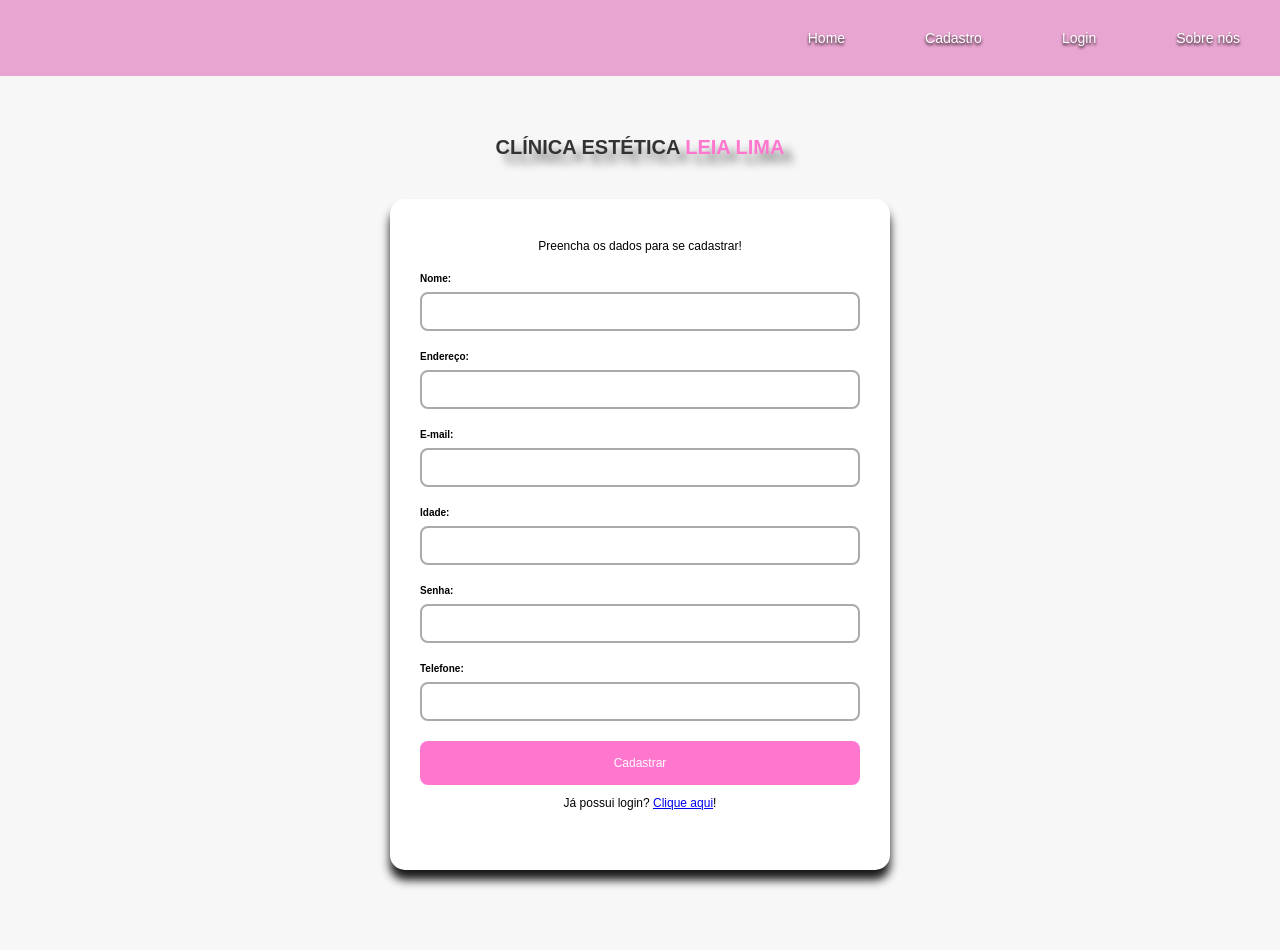
<file: cadastro.html>
<!DOCTYPE html>
<html lang="pt-BR">
  <head>
    <meta charset="UTF-8" />
    <meta name="viewport" content="width=device-width, initial-scale=1.0" />
    <link rel="stylesheet" href="./css/cadastro.css" />
    <title>Cadastro</title>
  </head>

  <body>
    <div class="navbar show-menu">
      <div class="header-inner-content">
        <nav>
          <ul>
            <li><a href="index.html">Home</a></li>
            <li><a href="cadastro.html">Cadastro</a></li>
            <li><a href="login.html">Login</a></li>
            <li><a href="sobrenos.html">Sobre nós</a></li>
          </ul>
        </nav>
        <div class="nav-icon-container">
          <img src="./img/menu.png" class="menu-button" />
        </div>
      </div>
    </div>
    <main>
      <h1 class="logo">CLÍNICA ESTÉTICA <span>LEIA LIMA</span></h1>
      <section class="login-section">
        <div class="login">
          <form action="cadastro.php" method="post">
            <p>Preencha os dados para se cadastrar!</p>
            <label for="nome">Nome:</label>
            <input type="text" id="nome" name="nome" maxlength="50" required />
            <br />
            <label for="endereco">Endereço:</label>
            <input type="text" id="endereco" name="endereco" required />
            <br />
            <label for="email">E-mail:</label>
            <input type="email" id="email" name="email" required />
            <br />
            <label for="idade">Idade:</label>
            <input type="number" id="idade" name="idade" required />
            <br />
            <label for="senha">Senha:</label>
            <input type="password" id="senha" name="senha" required />
            <br />
            <label for="telefone">Telefone:</label>
            <input type="number" id="telefone" name="telefone" required />
            <br />
            <input type="submit" name="cadastrar" value="Cadastrar" />
          </form>
          <br />
          <p>Já possui login? <a href="login.html">Clique aqui</a>!</p>
        </div>
      </section>
    </main>
    <script src="./js/validarCadastro.js"></script>
    <script src="./js/menu-button.js"></script>
  </body>
</html>
</file>
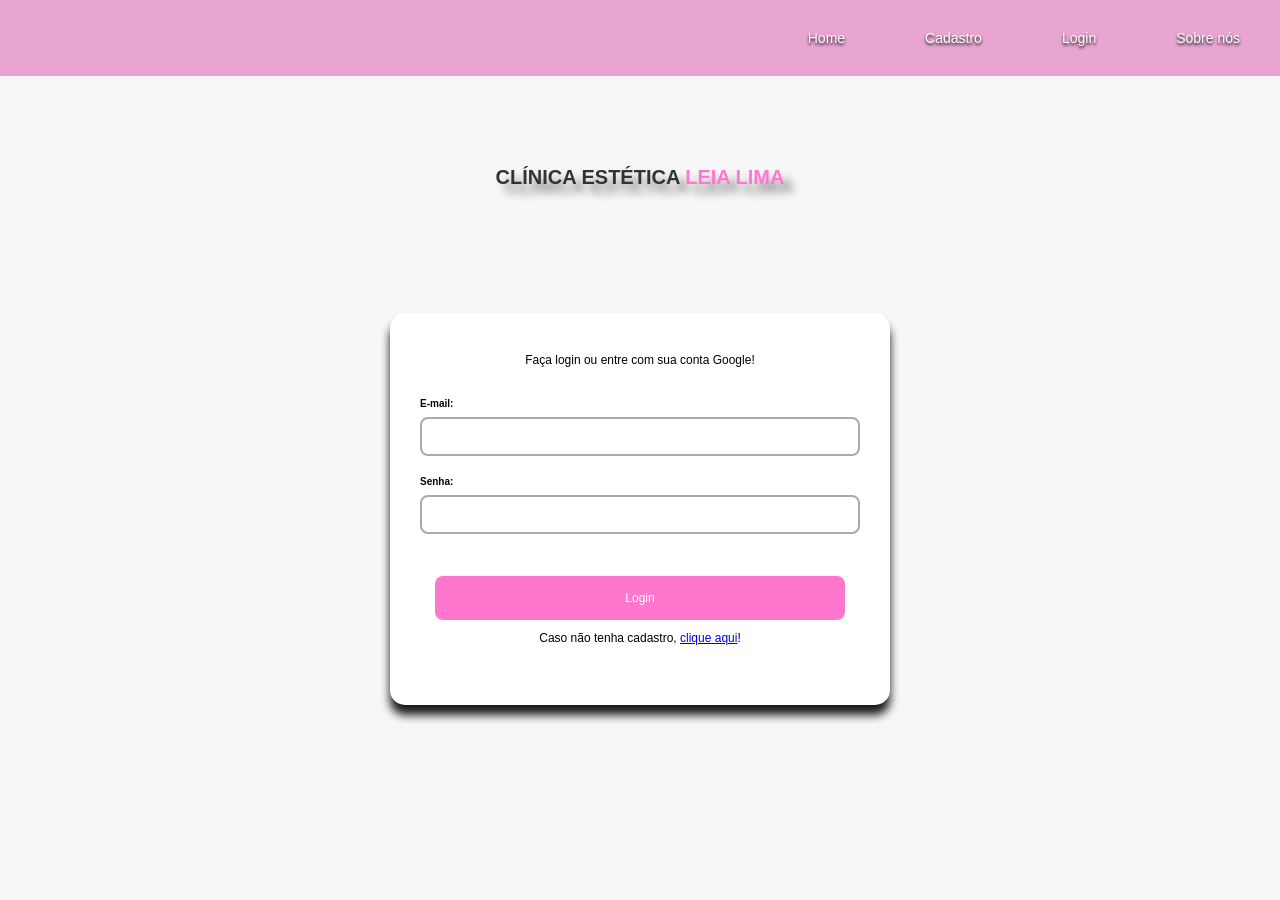
<file: login.html>
<!DOCTYPE html>
<html lang="pt-BR">
  <head>
    <meta charset="UTF-8" />
    <meta name="viewport" content="width=device-width, initial-scale=1.0" />
    <link rel="stylesheet" href="./css/login.css" />
    <script src="https://accounts.google.com/gsi/client" async></script>
    <script src="https://www.google.com/recaptcha/api.js" async defer></script>
        <script>
        function onSubmit(token) {
            document.getElementById("contact-form").submit();
        }

        document.addEventListener('DOMContentLoaded', function() {
            grecaptcha.ready(function() {
                // Este código executa o reCAPTCHA e obtém um token
                grecaptcha.execute('6LcAH_wpAAAAAGv4O8UbRK8gXNxdULBBOuutfb4f', {action: 'submit'}).then(function(token) {
                    // Adiciona o token ao formulário
                    var recaptchaResponse = document.getElementById('recaptchaResponse');
                    recaptchaResponse.value = token;
                });
            });
        });
    </script>
    <title>Login</title>
  </head>
  <body>
    <div class="navbar show-menu">
      <div class="header-inner-content">
        <nav>
          <ul>
            <li><a href="index.html">Home</a></li>
            <li><a href="cadastro.html">Cadastro</a></li>
            <li><a href="login.html">Login</a></li>
            <li><a href="sobrenos.html">Sobre nós</a></li>
          </ul>
        </nav>
        <div class="nav-icon-container">
          <img src="./img/menu.png" class="menu-button" />
        </div>
      </div>
    </div>
    <main>
      <h1 class="logo">CLÍNICA ESTÉTICA <span>LEIA LIMA</span></h1>
      <section class="login-section">
        <div class="login">
          <form action="login.php" method="post">
            <p>Faça login ou entre com sua conta Google!</p>
            <br />
            <label for="loginEmail">E-mail:</label>
            <input type="email" id="loginEmail" name="loginEmail" required />
            <br />
            <label for="loginSenha">Senha:</label>
            <input type="password" id="loginSenha" name="loginSenha" required />
            <br />
            <br />
            <div class="container">
              <div id="buttonDiv"></div>
            </div>
            <br />
            <input type="hidden" name="recaptcha_response" id="recaptchaResponse">
            <input type="submit" value="Login" name="login" />
          </form>
          <br />
          <p>
            Caso não tenha cadastro, <a href="cadastro.html">clique aqui</a>!
          </p>
        </div>
      </section>
    </main>

    <script src="./js/login.js"></script>
    <script src="./js/menu-button.js"></script>
  </body>
</html>
</file>
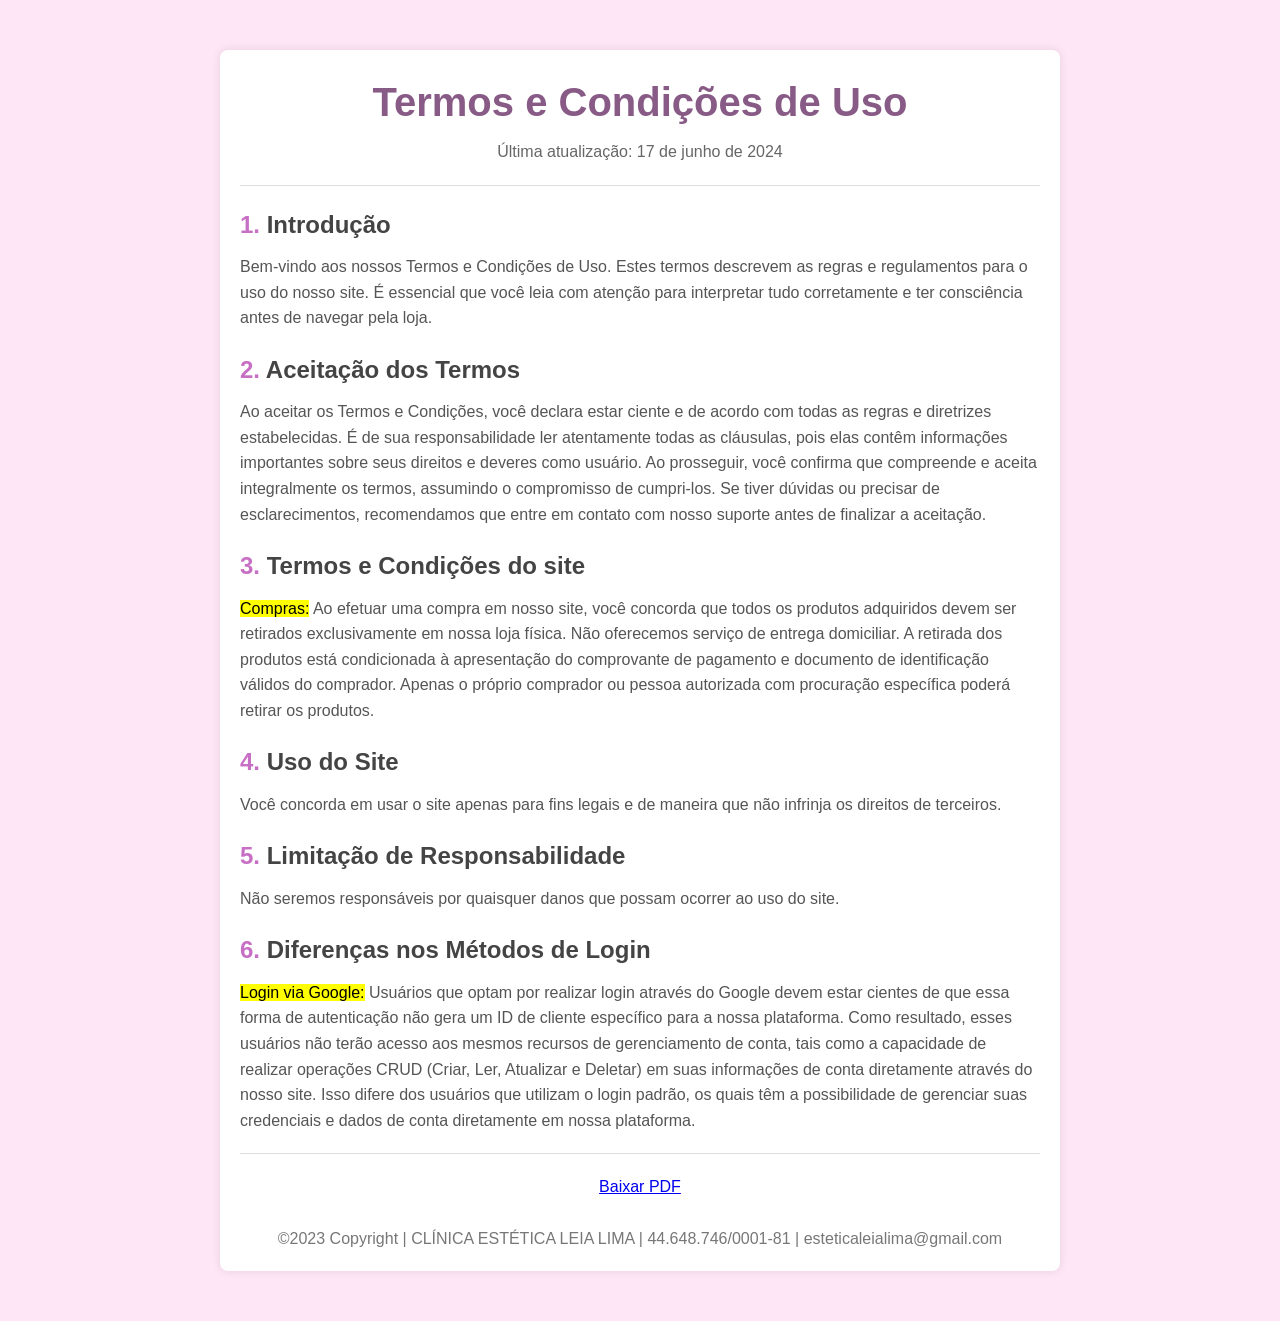
<file: termos.html>
<!DOCTYPE html>
<html lang="pt-BR">
  <head>
    <meta charset="UTF-8" />
    <meta name="viewport" content="width=device-width, initial-scale=1.0" />
    <title>Termos e Condições de Uso</title>
    <link rel="stylesheet" href="./css/termos.css" />
  </head>
  <body>
    <div class="container">
      <header>
        <h1>Termos e Condições de Uso</h1>
        <p>Última atualização: 17 de junho de 2024</p>
      </header>
      <section>
        <h2><span>1.</span> Introdução</h2>
        <p>
          Bem-vindo aos nossos Termos e Condições de Uso. Estes termos descrevem
          as regras e regulamentos para o uso do nosso site. É essencial que
          você leia com atenção para interpretar tudo corretamente e ter
          consciência antes de navegar pela loja.
        </p>
      </section>
      <section>
        <h2><span>2.</span> Aceitação dos Termos</h2>
        <p>
          Ao aceitar os Termos e Condições, você declara estar ciente e de
          acordo com todas as regras e diretrizes estabelecidas. É de sua
          responsabilidade ler atentamente todas as cláusulas, pois elas contêm
          informações importantes sobre seus direitos e deveres como usuário. Ao
          prosseguir, você confirma que compreende e aceita integralmente os
          termos, assumindo o compromisso de cumpri-los. Se tiver dúvidas ou
          precisar de esclarecimentos, recomendamos que entre em contato com
          nosso suporte antes de finalizar a aceitação.
        </p>
      </section>
      <section>
        <h2><span>3.</span> Termos e Condições do site</h2>
        <p>
          <mark>Compras:</mark> Ao efetuar uma compra em nosso site, você
          concorda que todos os produtos adquiridos devem ser retirados
          exclusivamente em nossa loja física. Não oferecemos serviço de entrega
          domiciliar. A retirada dos produtos está condicionada à apresentação
          do comprovante de pagamento e documento de identificação válidos do
          comprador. Apenas o próprio comprador ou pessoa autorizada com
          procuração específica poderá retirar os produtos.
        </p>
      </section>
      <section>
        <h2><span>4.</span> Uso do Site</h2>
        <p>
          Você concorda em usar o site apenas para fins legais e de maneira que
          não infrinja os direitos de terceiros.
        </p>
      </section>
      <section>
        <h2><span>5.</span> Limitação de Responsabilidade</h2>
        <p>
          Não seremos responsáveis por quaisquer danos que possam ocorrer ao uso
          do site.
        </p>
      </section>
      <section>
        <h2><span>6.</span> Diferenças nos Métodos de Login</h2>
        <p>
          <mark>Login via Google:</mark> Usuários que optam por realizar login
          através do Google devem estar cientes de que essa forma de
          autenticação não gera um ID de cliente específico para a nossa
          plataforma. Como resultado, esses usuários não terão acesso aos mesmos
          recursos de gerenciamento de conta, tais como a capacidade de realizar
          operações CRUD (Criar, Ler, Atualizar e Deletar) em suas informações
          de conta diretamente através do nosso site. Isso difere dos usuários
          que utilizam o login padrão, os quais têm a possibilidade de gerenciar
          suas credenciais e dados de conta diretamente em nossa plataforma.
        </p>
      </section>
      <footer>
        <a
          href="https://drive.google.com/file/d/1tmhekgC15f3XBJL1-aBtqpwoLeJN8r0t/view?usp=sharing"
          target="_blank"
          download
          class="pdf-link"
          >Baixar PDF</a
        >
        <br />
        <br />
        <p>
          &copy;2023 Copyright | CLÍNICA ESTÉTICA LEIA LIMA | 44.648.746/0001-81
          | esteticaleialima@gmail.com
        </p>
      </footer>
    </div>
  </body>
</html>
</file>
<file: css/cadastro.css>
:root {
  --primary-color: #ff76cf;
  --primary-hover-color: #ff4ebc;
  --background-color: #f7f7f7;
  --text-color: #333;
  --navbar-bg-color: #c76fb79b;
  --link-hover-color: #cd00a0;
  --link-underline-color: #ff0cebdb;
}

* {
  margin: 0;
  padding: 0;
  box-sizing: border-box;
}

body {
  font-family: "Segoe UI", Tahoma, Geneva, Verdana, sans-serif;
  background-color: var(--background-color);
  color: var(--text-color);
  display: flex;
  flex-direction: column;
  min-height: 100vh;
  margin: 0;
}
html {
  font-size: 62.5%;
  scroll-behavior: smooth;
  scroll-padding-top: 5rem;
  overflow-x: hidden;
}

html::-webkit-scrollbar {
  width: 1rem;
}

html::-webkit-scrollbar-track {
  background: #ffffff;
}

html::-webkit-scrollbar-thumb {
  background: #ff76cf;
}

.header-inner-content {
  max-width: 1300px;
  margin-left: auto;
  margin-right: auto;
}

.navbar {
  background-color: #e9a5d1;
  padding: 1rem;
  position: relative;
  padding: 30px 0;
  width: 100%;
  top: 0;
  z-index: 99;
}

.navbar > div {
  display: flex;
  align-items: center;
  justify-content: flex-end;

  position: relative;
}

nav ul {
  list-style: none;
  display: flex;
  justify-content: center;
  align-items: center;
}

nav ul li {
  display: inline;
  margin: 0 10px;
}

nav ul li a {
  color: #fff;
  text-decoration: none;
  font-family: "Trebuchet MS", "Lucida Sans Unicode", "Lucida Grande",
    "Lucida Sans", Arial, sans-serif;
  font-size: 140%;
  padding: 30px;
  text-shadow: 0 2px 3px rgba(0, 0, 0, 0.95);
  transition: color 0.3s ease, background-color 0.3s ease;
}

.navbar ul li a:hover {
  color: var(--link-hover-color);
}

.navbar ul li {
  position: relative;
}

.navbar ul li a::after {
  content: "";
  display: block;
  width: 0;
  height: 2px;
  background: var(--link-underline-color);
  transition: width 0.3s;
  position: absolute;
  bottom: -30px;
  left: 0;
}

.navbar ul li a:hover::after {
  width: 100%;
}

.nav-icon-container {
  display: flex;
  align-items: center;
}

.nav-icon-container img {
  width: 30px;
  cursor: pointer;
}

.nav-icon-container img:first-child {
  margin-right: 1rem;
}

.menu-button {
  display: none;
}

.logo {
  font-size: 2em;

  color: var(--text-color);
  margin-bottom: 20px;

  text-align: center;

  text-shadow: 9px 9px 9px rgba(0, 0, 0, 0.5);
  font-weight: bold;
}

.logo span {
  color: var(--primary-color);
  text-shadow: 9px 9px 9px rgba(0, 0, 0, 0.5);

  font-weight: bold;
}

.main-container {
  display: flex;
  flex-direction: column;
  flex: 1;
}

main {
  flex: 1;

  padding: 60px;
}

.login-section {
  display: flex;
  justify-content: center;
  align-items: center;
  min-height: 60vh;
  padding-top: 80px;

  padding: 20px;
}

.login {
  background-color: #fff;
  padding: 40px 30px;
  box-shadow: 0 10px 10px rgba(0, 0, 0, 0.9);
  border-radius: 15px;
  max-width: 500px;
  width: 100%;
  text-align: center;
}

.login p {
  margin-bottom: 20px;
  font-size: 1.2em;
  color: #000000;
}

.login label {
  display: block;
  margin-bottom: 8px;
  font-weight: bold;
  color: #000000;
  text-align: left;
}

.login input[type="email"],
.login input[type="password"],
.login input[type="text"],
.login input[type="number"] {
  width: 100%;
  padding: 12px 20px;
  margin-bottom: 20px;
  border: 2px solid #ada9a9;
  border-radius: 8px;
  font-size: 1em;
  transition: border-color 0.3s;
}

.login input[type="email"]:focus,
.login input[type="password"]:focus,
.login input[type="text"]:focus,
.login input[type="number"]:focus {
  border-color: #cd00a0;
  outline: none;
}

.login input[type="submit"] {
  background-color: var(--primary-color);
  color: #fff;
  border: none;
  padding: 15px;
  border-radius: 8px;
  cursor: pointer;
  font-size: 1.2em;
  transition: background-color 0.3s, transform 0.3s;
  width: 100%;
}

.login input[type="submit"]:hover {
  background-color: #cd00a0;
  transform: translateY(-2px);
}

.g-recaptcha {
  margin: 20px 0;
}

@media (max-width: 768px) {
  .navbar {
    position: fixed;
}

/* Exibição do botão do menu em telas menores */
.menu-button {
    display: block;
}

/* Estilos para o menu de navegação em telas menores */
nav {
    position: fixed;
    background-color: #2c2c2c;
    width: 100%;
    top: 47px;
    display: none;
    font-size: 12px;
}

.navbar ul li a::after{
    display: none;
}

/* Exibição do menu de navegação quando ativado */
.show-menu nav {
    display: block;
    background-color: #dfa4d0;
    margin-top: 40px;
}

/* Ajustes para a lista de navegação */
nav ul {
    flex-direction: column;
}

/* Ajustes para os itens da lista de navegação */
nav ul li {
    text-align: center;
    padding: 1.8rem;
}

  .login {
    padding: 20px 15px;
  }

  .login input[type="submit"] {
    padding: 15px 0;
  }
}

@media (max-width: 480px) {
  .login {
    padding: 15px 10px;
  }

  .login p {
    font-size: 1em;
  }

  .login input[type="submit"] {
    padding: 10px 0;
  }
}
</file>
<file: css/login.css>
:root {
  --primary-color: #ff76cf;
  --primary-hover-color: #ff4ebc;
  --background-color: #f7f7f7;
  --text-color: #333;
  --navbar-bg-color: #c76fb79b;
  --link-hover-color: #cd00a0;
  --link-underline-color: #ff0cebdb;
}

* {
  margin: 0;
  padding: 0;
  box-sizing: border-box;
}

body {
  font-family: "Segoe UI", Tahoma, Geneva, Verdana, sans-serif;
  background-color: var(--background-color);
  color: var(--text-color);
  display: flex;
  flex-direction: column;
  min-height: 100vh;
  margin: 0;
}
html {
  font-size: 62.5%;
  scroll-behavior: smooth;
  scroll-padding-top: 5rem;
  overflow-x: hidden;
}

html::-webkit-scrollbar {
  width: 1rem;
}

html::-webkit-scrollbar-track {
  background: #ffffff;
}

html::-webkit-scrollbar-thumb {
  background: #ff76cf;
}

.header-inner-content {
  max-width: 1300px;
  margin-left: auto;
  margin-right: auto;
}

.navbar {
  background-color: #e9a5d1;
  padding: 1rem;
  position: relative;
  padding: 30px 0;
  width: 100%;
  top: 0;
  z-index: 99;
}

.navbar > div {
  display: flex;
  align-items: center;
  justify-content: flex-end;

  position: relative;
}

nav ul {
  list-style: none;
  display: flex;
  justify-content: center;
  align-items: center;
}

nav ul li {
  display: inline;
  margin: 0 10px;
}

nav ul li a {
  color: #fff;
  text-decoration: none;
  font-family: "Trebuchet MS", "Lucida Sans Unicode", "Lucida Grande",
    "Lucida Sans", Arial, sans-serif;
  font-size: 140%;
  padding: 30px;
  text-shadow: 0 2px 3px rgba(0, 0, 0, 0.95);
  transition: color 0.3s ease, background-color 0.3s ease;
}

.navbar ul li a:hover {
  color: var #cd00a0;
}

.navbar ul li {
  position: relative;
}

.navbar ul li a::after {
  content: "";
  display: block;
  width: 0;
  height: 2px;
  background: var(--link-underline-color);
  transition: width 0.3s;
  position: absolute;
  bottom: -30px;
  left: 0;
}

.navbar ul li a:hover::after {
  width: 100%;
}

.nav-icon-container {
  display: flex;
  align-items: center;
}

.nav-icon-container img {
  width: 30px;
  cursor: pointer;
}

.nav-icon-container img:first-child {
  margin-right: 1rem;
}

.menu-button {
  display: none;
}

.logo {
  font-size: 2em;

  color: var(--text-color);

  text-align: center;

  text-shadow: 9px 9px 9px rgba(0, 0, 0, 0.5);
  font-weight: bold;

  margin-top: 30px;
}

.logo span {
  color: var(--primary-color);
  text-shadow: 9px 9px 9px rgba(0, 0, 0, 0.5);

  font-weight: bold;
}

.main-container {
  display: flex;
  flex-direction: column;
  flex: 1;
}

main {
  flex: 1;

  padding: 60px;
}

.login-section {
  display: flex;
  flex-direction: column;

  justify-content: center;
  align-items: center;
  height: 60vh;

  padding-top: 100px;
}

.login {
  background-color: #fff;
  padding: 40px 30px;
  box-shadow: 0 10px 10px rgba(0, 0, 0, 0.9);
  border-radius: 15px;
  max-width: 500px;
  width: 100%;
  text-align: center;
}

.login p {
  margin-bottom: 20px;
  font-size: 1.2em;
  color: #000000;
}

.login label {
  display: block;
  margin-bottom: 8px;
  font-weight: bold;
  color: #000000;
  text-align: left;
}

.login input[type="email"],
.login input[type="password"] {
  width: 100%;
  padding: 12px 20px;
  margin-bottom: 20px;
  border: 2px solid #ada9a9;
  border-radius: 8px;
  font-size: 1em;
  transition: border-color 0.3s;
}

.login input[type="email"]:focus,
.login input[type="password"]:focus {
  border-color: #cd00a0;
  outline: none;
}

.login input[type="submit"] {
  background-color: var(--primary-color);
  color: #fff;
  border: none;
  padding: 15px 190px;
  border-radius: 8px;
  cursor: pointer;
  font-size: 1.2em;
  transition: background-color 0.3s, transform 0.3s;
}

.login input[type="submit"]:hover {
  background-color: #cd00a0;
  transform: translateY(-2px);
}

.g-recaptcha {
  margin: 10px 50px;
}

/* Ajuste da logo para responsividade */
@media (max-width: 768px) {
  .login {
      padding: 30px 20px;
      /* Reduz o padding em telas menores */
  }

  .login input[type="submit"] {
      padding: 15px 100px;
      /* Ajusta o padding do botão em telas menores */
  }
  
  .navbar {
      position: fixed;
  }

  /* Exibição do botão do menu em telas menores */
  .menu-button {
      display: block;
  }

  /* Estilos para o menu de navegação em telas menores */
  nav {
      position: fixed;
      background-color: #2c2c2c;
      width: 100%;
      top: 47px;
      display: none;
      font-size: 12px;
  }

  .navbar ul li a::after{
      display: none;
  }

  /* Exibição do menu de navegação quando ativado */
  .show-menu nav {
      display: block;
      background-color: #dfa4d0;
      margin-top: 40px;
  }

  /* Ajustes para a lista de navegação */
  nav ul {
      flex-direction: column;
  }

  /* Ajustes para os itens da lista de navegação */
  nav ul li {
      text-align: center;
      padding: 1.8rem;
  }

  .g-recaptcha {
    margin: 10px 50px;
  }
}

/* Ajuste da logo para responsividade */
@media (max-width: 530px) {
  .g-recaptcha {
    margin: 10px 10px;
  }
}

@media (max-width: 400px) {
  .g-recaptcha {
    margin: 10px -40px;
  }

  .login input[type="submit"] {
    padding: 15px 70px;
    /* Ajusta o padding do botão em telas menores */
}
}
</file>
<file: css/termos.css>
body {
  font-family: Arial, Helvetica, sans-serif;
  line-height: 1.6;
  margin: 0;
  padding: 0;
  background-color: #ffe6f7;
}

.container {
  max-width: 800px;
  margin: 50px auto;
  padding: 20px;
  background-color: #fff;
  box-shadow: 0 0 10px rgba(0, 0, 0, 0.1);
  border-radius: 8px;
}

header {
  text-align: center;
  border-bottom: 1px solid #ddd;
  padding-bottom: 20px;
  margin-bottom: 20px;
}

span {
  color: #c76fc4;
}

header h1 {
  margin: 0;
  font-size: 2.5em;
  color: #885a86;
}

header p {
  margin: 5px 0 0;
  color: #666;
}

section {
  margin-bottom: 20px;
}

section h2 {
  font-size: 1.5em;
  margin-bottom: 10px;
  color: #444;
}

section p {
  margin: 0 0 15px;
  color: #555;
}

footer {
  text-align: center;
  border-top: 1px solid #ddd;
  padding-top: 20px;
  margin-top: 20px;
}

footer p {
  color: #777;
  margin: 0;
}
</file>
